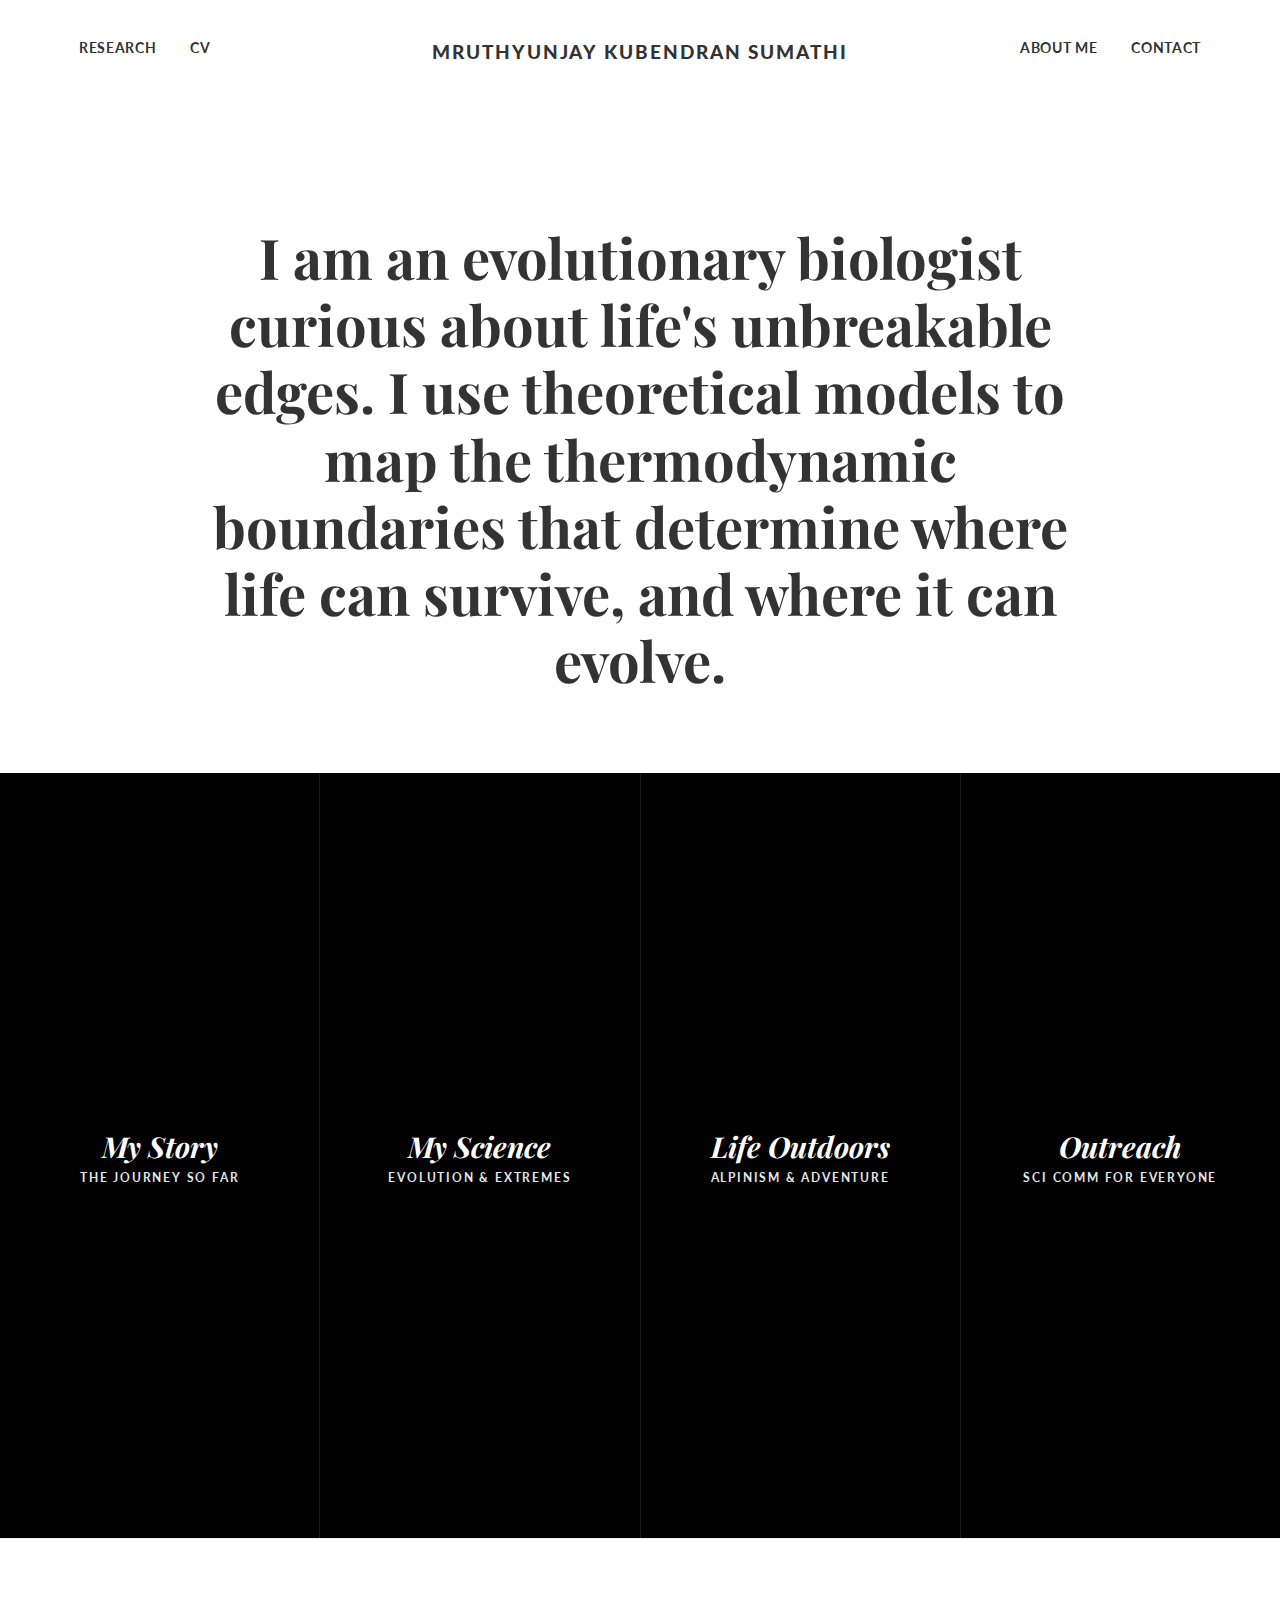
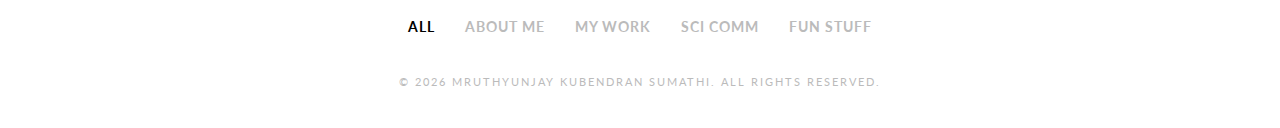
<file: index.html>
<!DOCTYPE html>
<html lang="en">
<head>
    <meta charset="UTF-8">
    <meta name="viewport" content="width=device-width, initial-scale=1.0">
    <title>Mruthyunjay Kubendran Sumathi</title>
    
    <link rel="preconnect" href="https://fonts.googleapis.com">
    <link rel="preconnect" href="https://fonts.gstatic.com" crossorigin>
    <link href="https://fonts.googleapis.com/css2?family=Lato:wght@300;400;700;900&family=Playfair+Display:ital,wght@0,400;0,700;1,400&display=swap" rel="stylesheet">
    
    <style>
        /* --- GLOBAL RESET --- */
        * { box-sizing: border-box; }
        
        body {
            font-family: 'Lato', sans-serif;
            color: #333;
            margin: 0;
            padding: 0;
            /* ALLOW SCROLLING: Removed fixed height/overflow hidden */
            min-height: 100vh; 
            display: flex;
            flex-direction: column;
            background: #fff; 
        }

        a { text-decoration: none; color: inherit; transition: all 0.3s ease; }

        /* ================= HEADER (Standardized) ================= */
        header {
            position: relative; 
            background: #fff; 
            color: #333; 
            display: grid;
            grid-template-columns: 1fr auto 1fr; 
            padding: 40px 5%; /* Matches research.html padding */
            font-size: 0.85rem;
            font-weight: 700;
            text-transform: uppercase;
            letter-spacing: 0.05em;
            flex-shrink: 0; 
        }

        .nav-left { justify-self: start; }
        .nav-right { justify-self: end; }
        .nav-item { margin: 0 15px; position: relative; }
        
        .nav-item:hover { color: #000; }
        
        .site-title { 
            font-family: 'Lato', sans-serif;
            font-weight: 900; 
            font-size: 1.2rem; /* Matches research.html size */
            letter-spacing: 0.1em;
            text-align: center;
            white-space: nowrap;
        }

        /* ================= HERO QUOTE (Standardized) ================= */
        /* Matches exactly the .hero class from research.html */
        .hero {
            text-align: center;
            padding: 120px 20px 80px 20px; /* Same spacious padding */
            background: #fff;
            flex-shrink: 0;
            display: flex;
            align-items: center;
            justify-content: center;
        }

        .hero h1 {
            font-family: 'Playfair Display', serif; 
            font-size: 3.5rem; /* Same font size */
            font-weight: 700;
            margin: 0;
            line-height: 1.2;
            max-width: 900px;
        }

        /* ================= SPLIT LAYOUT (The Images) ================= */
        .split-container {
            display: flex;
            /* FIXED HEIGHT: This forces the footer off-screen so you scroll */
            height: 85vh; 
            min-height: 600px; 
            width: 100%;
            background: #000;
        }

        .split-panel {
            flex: 1; 
            position: relative;
            display: flex;
            align-items: center;
            justify-content: center;
            text-align: center;
            color: #fff;
            transition: flex 0.5s ease; 
            border-right: 1px solid rgba(255,255,255,0.1);
            overflow: hidden;
        }

        .split-panel:last-child { border-right: none; }

        .split-panel:hover {
            flex: 2; 
            cursor: pointer;
        }

        /* IMAGE STYLES (Faint & Transparent) */
        .panel-bg {
            position: absolute;
            top: 0; left: 0; right: 0; bottom: 0;
            background-size: cover;
            background-position: center;
            /* filter: grayscale(100%) contrast(80%) brightness(50%); */
            opacity: 0.3; 
            transition: transform 0.5s ease, opacity 0.5s ease;
        }

        .split-panel:hover .panel-bg {
            transform: scale(1.05);
            opacity: 0.5; 
        }

        .panel-content {
            position: relative;
            z-index: 2;
            padding: 20px;
            text-shadow: 0 2px 15px rgba(0,0,0,1);
        }

        .panel-title {
            font-family: 'Playfair Display', serif; 
            font-size: 1.8rem;
            font-weight: 700; 
            font-style: italic; 
            text-transform: capitalize; 
            margin-bottom: 5px;
            display: block;
        }

        .panel-subtitle {
            font-family: 'Lato', sans-serif;
            font-size: 0.75rem;
            font-weight: 700;
            letter-spacing: 0.15em;
            text-transform: uppercase;
            opacity: 0.9;
        }

        /* ================= FOOTER (Standardized) ================= */
        /* Exact same CSS as research.html footer */
        .bottom-nav-container {
            padding: 80px 20px 40px 20px;
            text-align: center;
            background: #fff;
            border-top: 1px solid #eee;
        }

        .bottom-nav {
            display: flex;
            flex-wrap: wrap;
            justify-content: center;
            gap: 30px;
            max-width: 1000px;
            margin: 0 auto 30px auto;
        }

        .bottom-nav a {
            font-family: 'Lato', sans-serif;
            font-size: 0.85rem;
            font-weight: 700;
            color: #bbb;
            text-transform: uppercase;
            letter-spacing: 1px;
        }

        .bottom-nav a:hover, .bottom-nav a.active {
            color: #000;
        }

        .copyright {
            font-family: 'Lato', sans-serif;
            font-size: 0.7rem;
            color: #bbb;
            text-transform: uppercase;
            letter-spacing: 2px;
            margin-top: 40px;
        }


        /* ================= MOBILE RESPONSIVENESS ================= */
        @media (max-width: 768px) {
            header {
                grid-template-columns: 1fr;
                gap: 15px;
                text-align: center;
                padding: 30px 20px;
            }
            .nav-left, .nav-right { justify-self: center; flex-wrap: wrap; display: flex; gap: 15px; justify-content: center;}
            
            /* Adjust Hero padding on mobile */
            .hero { padding: 60px 20px; }
            .hero h1 { font-size: 1.8rem; }

            .split-container {
                flex-direction: column;
                height: auto;
            }
            .split-panel {
                height: 250px; 
                width: 100%;
                border-right: none;
                border-bottom: 1px solid rgba(255,255,255,0.2);
            }
            .split-panel:hover { flex: 1; }
        }
    </style>
    <meta name="google-site-verification" content="COl_BHpng696NjAOo4TrFmZVlTIlWSCGa3ySrAvaezc" />
</head>
<body>

    <header>
        <nav class="nav-left">
            <a href="research.html" class="nav-item">Research</a>
            <a href="CV.pdf" class="nav-item" target="_blank">CV</a>
        </nav>

        <div class="site-title">
            MRUTHYUNJAY KUBENDRAN SUMATHI
        </div>

        <nav class="nav-right">
            <a href="about.html" class="nav-item">About Me</a>
            <a href="contact.html" class="nav-item">Contact</a>
        </nav>
    </header>

    <section class="hero">
        <h1>
            I am an evolutionary biologist curious about life's unbreakable edges. I use theoretical models to map the thermodynamic boundaries that determine where life can survive, and where it can evolve.
        </h1>
    </section>

    <div class="split-container">
        
        <a href="about.html" class="split-panel">
            <div class="panel-bg" style="background-image: url('https://images.unsplash.com/photo-1503454537195-1dcabb73ffb9?auto=format&fit=crop&w=800&q=80');"></div>
            <div class="panel-content">
                <div class="panel-title">My Story</div>
                <div class="panel-subtitle">The journey so far</div>
            </div>
        </a>

        <a href="research.html" class="split-panel">
             <div class="panel-bg" style="background-image: url('https://images.unsplash.com/photo-1532094349884-543bc11b234d?auto=format&fit=crop&w=800&q=80');"></div>
            <div class="panel-content">
                <div class="panel-title">My Science</div>
                <div class="panel-subtitle">Evolution &amp; Extremes</div>
            </div>
        </a>

        <a href="fun.html" class="split-panel">
             <div class="panel-bg" style="background-image: url('https://images.unsplash.com/photo-1516939884455-1445c8652f83?auto=format&fit=crop&w=800&q=80');"></div>
            <div class="panel-content">
                <div class="panel-title">Life Outdoors</div>
                <div class="panel-subtitle">Alpinism &amp; Adventure</div>
            </div>
        </a>

        <a href="outreach.html" class="split-panel">
             <div class="panel-bg" style="background-image: url('https://images.unsplash.com/photo-1523580846011-d3a5bc25702b?auto=format&fit=crop&w=800&q=80');"></div>
            <div class="panel-content">
                <div class="panel-title">Outreach</div>
                <div class="panel-subtitle">Sci Comm for Everyone</div>
            </div>
        </a>

    </div>

    <section class="bottom-nav-container">
        <div class="bottom-nav">
            <a href="index.html" class="active">ALL</a>
            <a href="about.html">About me</a>
            <a href="research.html">My work</a>
            <a href="outreach.html">Sci comm</a>
            <a href="fun.html">Fun stuff</a>
        </div>
        
        <div class="copyright">
            &copy; 2026 Mruthyunjay Kubendran Sumathi. All Rights Reserved.
        </div>
    </section>

</body>
</html>
</file>
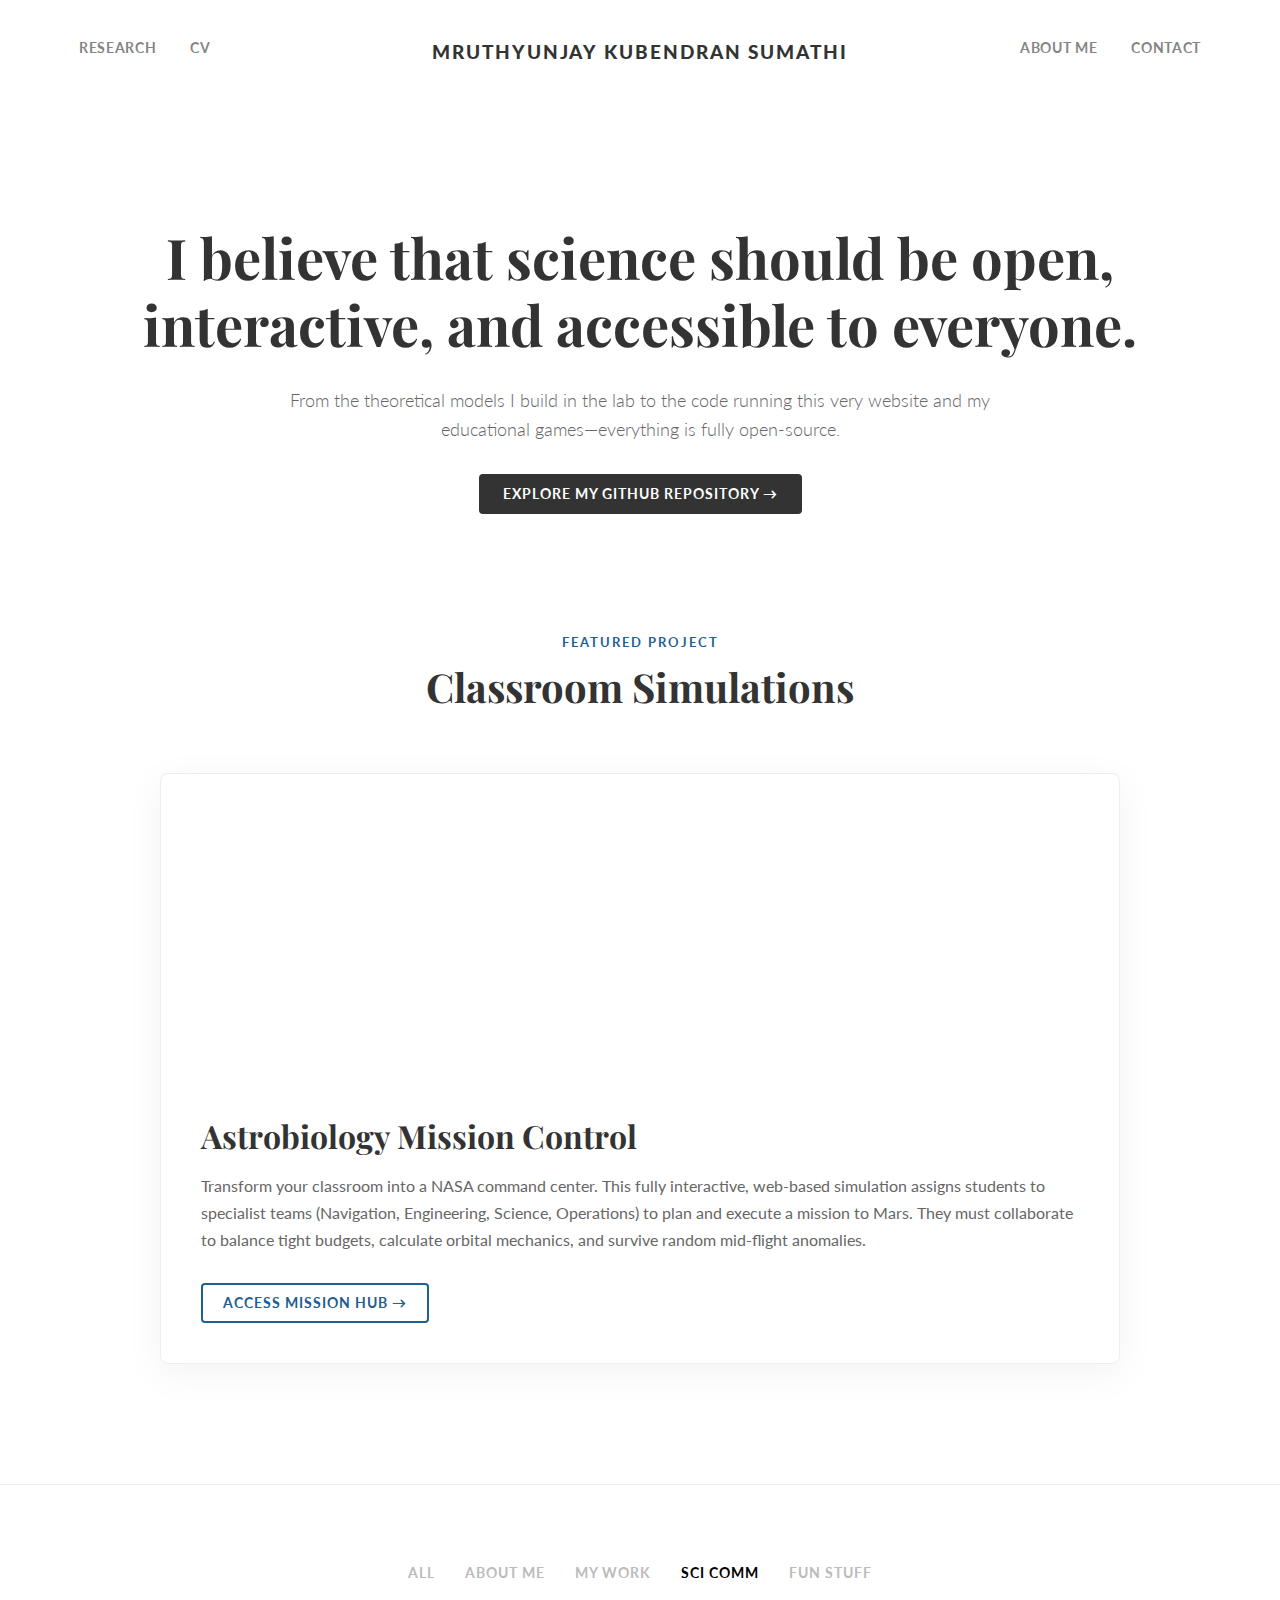
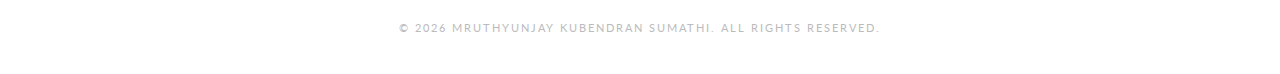
<file: outreach.html>
<!DOCTYPE html>
<html lang="en">

<head>
    <meta charset="UTF-8">
    <meta name="viewport" content="width=device-width, initial-scale=1.0">
    <title>Outreach & Sci Comm | Mruthyunjay KS</title>

    <link rel="preconnect" href="https://fonts.googleapis.com">
    <link rel="preconnect" href="https://fonts.gstatic.com" crossorigin>
    <link
        href="https://fonts.googleapis.com/css2?family=Lato:wght@300;400;700;900&family=Playfair+Display:ital,wght@0,400;0,700;1,400&display=swap"
        rel="stylesheet">

    <style>
        /* --- GLOBAL RESET --- */
        * {
            box-sizing: border-box;
        }

        body {
            font-family: 'Lato', sans-serif;
            color: #333;
            margin: 0;
            padding: 0;
            min-height: 100vh;
            display: flex;
            flex-direction: column;
            background: #fff;
        }

        a {
            text-decoration: none;
            color: inherit;
            transition: all 0.3s ease;
        }

        /* ================= HEADER (Standardized) ================= */
        header {
            position: relative;
            background: #fff;
            color: #333;
            display: grid;
            grid-template-columns: 1fr auto 1fr;
            padding: 40px 5%;
            font-size: 0.85rem;
            font-weight: 700;
            text-transform: uppercase;
            letter-spacing: 0.05em;
            flex-shrink: 0;
        }

        .nav-left {
            justify-self: start;
        }

        .nav-right {
            justify-self: end;
        }

        .nav-item {
            margin: 0 15px;
            position: relative;
            opacity: 0.6;
        }

        .nav-item:hover,
        .nav-item.active {
            opacity: 1;
            color: #000;
        }

        .site-title {
            font-family: 'Lato', sans-serif;
            font-weight: 900;
            font-size: 1.2rem;
            letter-spacing: 0.1em;
            text-align: center;
            white-space: nowrap;
        }

        /* ================= HERO QUOTE (Standardized) ================= */
        .hero {
            text-align: center;
            padding: 120px 20px 80px 20px;
            background: #fff;
            flex-shrink: 0;
            display: flex;
            align-items: center;
            justify-content: center;
            flex-direction: column;
        }

        .hero h1 {
            font-family: 'Playfair Display', serif;
            font-size: 3.5rem;
            font-weight: 700;
            margin: 0 0 30px 0;
            line-height: 1.2;
            max-width: 1000px;
        }

        .hero p {
            font-size: 1.1rem;
            color: #666;
            max-width: 700px;
            margin: 0 auto;
            line-height: 1.6;
            font-weight: 300;
        }

        .github-btn {
            display: inline-block;
            margin-top: 30px;
            padding: 12px 24px;
            background-color: #333;
            color: #fff;
            font-family: 'Lato', sans-serif;
            font-size: 0.85rem;
            font-weight: 700;
            text-transform: uppercase;
            letter-spacing: 1px;
            border-radius: 4px;
            transition: background 0.3s ease, transform 0.3s ease;
        }

        .github-btn:hover {
            background-color: #000;
            transform: translateY(-2px);
            color: #fff;
        }

        /* --- PROJECTS SECTION --- */
        .projects-section {
            padding: 40px 20px 120px 20px;
            max-width: 1000px;
            margin: 0 auto;
            width: 100%;
        }

        .section-label {
            text-align: center;
            color: #1E6091;
            /* Education/Science Blue accent */
            font-size: 0.8rem;
            font-weight: 700;
            letter-spacing: 2px;
            text-transform: uppercase;
            margin-bottom: 10px;
        }

        .section-title {
            text-align: center;
            font-family: 'Playfair Display', serif;
            font-size: 2.5rem;
            margin-top: 0;
            margin-bottom: 60px;
        }

        /* FEATURED PROJECT CARD */
        .featured-card {
            background: #fff;
            border-radius: 8px;
            box-shadow: 0 10px 40px rgba(0, 0, 0, 0.05);
            transition: transform 0.3s ease, box-shadow 0.3s ease;
            overflow: hidden;
            display: flex;
            flex-direction: column;
            border: 1px solid #eee;
        }

        .featured-card:hover {
            transform: translateY(-5px);
            box-shadow: 0 15px 50px rgba(0, 0, 0, 0.1);
        }

        .card-image {
            width: 100%;
            height: 300px;
            background-image: url('https://images.unsplash.com/photo-1523580846011-d3a5bc25702b?auto=format&fit=crop&w=1200&q=80');
            background-size: cover;
            background-position: center;
        }

        .card-content {
            padding: 40px;
            display: flex;
            flex-direction: column;
            align-items: flex-start;
        }

        .card-content h3 {
            font-family: 'Playfair Display', serif;
            font-size: 2rem;
            margin: 0 0 15px 0;
            color: #333;
        }

        .card-content p {
            font-size: 1rem;
            line-height: 1.7;
            color: #666;
            margin: 0 0 30px 0;
        }

        .launch-btn {
            display: inline-block;
            padding: 10px 20px;
            border: 2px solid #1E6091;
            color: #1E6091;
            font-weight: 700;
            text-transform: uppercase;
            letter-spacing: 1px;
            font-size: 0.85rem;
            border-radius: 4px;
        }

        .launch-btn:hover {
            background: #1E6091;
            color: #fff;
        }

        /* ================= FOOTER (Standardized) ================= */
        .bottom-nav-container {
            padding: 80px 20px 40px 20px;
            text-align: center;
            background: #fff;
            border-top: 1px solid #eee;
            margin-top: auto;
        }

        .bottom-nav {
            display: flex;
            flex-wrap: wrap;
            justify-content: center;
            gap: 30px;
            max-width: 1000px;
            margin: 0 auto 30px auto;
        }

        .bottom-nav a {
            font-family: 'Lato', sans-serif;
            font-size: 0.85rem;
            font-weight: 700;
            color: #bbb;
            text-transform: uppercase;
            letter-spacing: 1px;
        }

        .bottom-nav a:hover,
        .bottom-nav a.active {
            color: #000;
        }

        .copyright {
            font-family: 'Lato', sans-serif;
            font-size: 0.7rem;
            color: #bbb;
            text-transform: uppercase;
            letter-spacing: 2px;
            margin-top: 40px;
        }

        /* --- MOBILE RESPONSIVENESS --- */
        @media (max-width: 900px) {
            header {
                grid-template-columns: 1fr;
                gap: 20px;
                text-align: center;
            }

            .nav-left,
            .nav-right {
                justify-self: center;
            }

            .hero h1 {
                font-size: 2.2rem;
            }

            .card-content {
                padding: 25px;
            }

            .card-image {
                height: 200px;
            }
        }
    </style>
</head>

<body>

    <header>
        <nav class="nav-left">
            <a href="research.html" class="nav-item">RESEARCH</a>
            <a href="CV.pdf" class="nav-item" target="_blank">CV</a>
        </nav>

        <div class="site-title">
            <a href="index.html">MRUTHYUNJAY KUBENDRAN SUMATHI</a>
        </div>

        <nav class="nav-right">
            <a href="about.html" class="nav-item">ABOUT ME</a>
            <a href="contact.html" class="nav-item">CONTACT</a>
        </nav>
    </header>

    <section class="hero">
        <h1>I believe that science should be open, interactive, and accessible to everyone.</h1>
        <p>From the theoretical models I build in the lab to the code running this very website and my educational
            games—everything is fully open-source.</p>
        <a href="https://github.com/MruthyunjayKS" target="_blank" class="github-btn">Explore My GitHub Repository
            &rarr;</a>
    </section>

    <section class="projects-section">
        <div class="section-label">Featured Project</div>
        <h2 class="section-title">Classroom Simulations</h2>

        <!-- Astro Mission Control Card -->
        <div class="featured-card">
            <div class="card-image"></div>
            <div class="card-content">
                <h3>Astrobiology Mission Control</h3>
                <p>
                    Transform your classroom into a NASA command center. This fully interactive, web-based simulation
                    assigns students to specialist teams (Navigation, Engineering, Science, Operations) to plan and
                    execute a mission to Mars. They must collaborate to balance tight budgets, calculate orbital
                    mechanics, and survive random mid-flight anomalies.
                </p>
                <a href="outreach/mission-control/index.html" class="launch-btn">Access Mission Hub &rarr;</a>
            </div>
        </div>

    </section>

    <section class="bottom-nav-container">
        <div class="bottom-nav">
            <a href="index.html">ALL</a>
            <a href="about.html">About me</a>
            <a href="research.html">My work</a>
            <a href="outreach.html" class="active">Sci comm</a>
            <a href="fun.html">Fun stuff</a>
        </div>

        <div class="copyright">
            &copy; 2026 Mruthyunjay Kubendran Sumathi. All Rights Reserved.
        </div>
    </section>

</body>

</html>
</file>
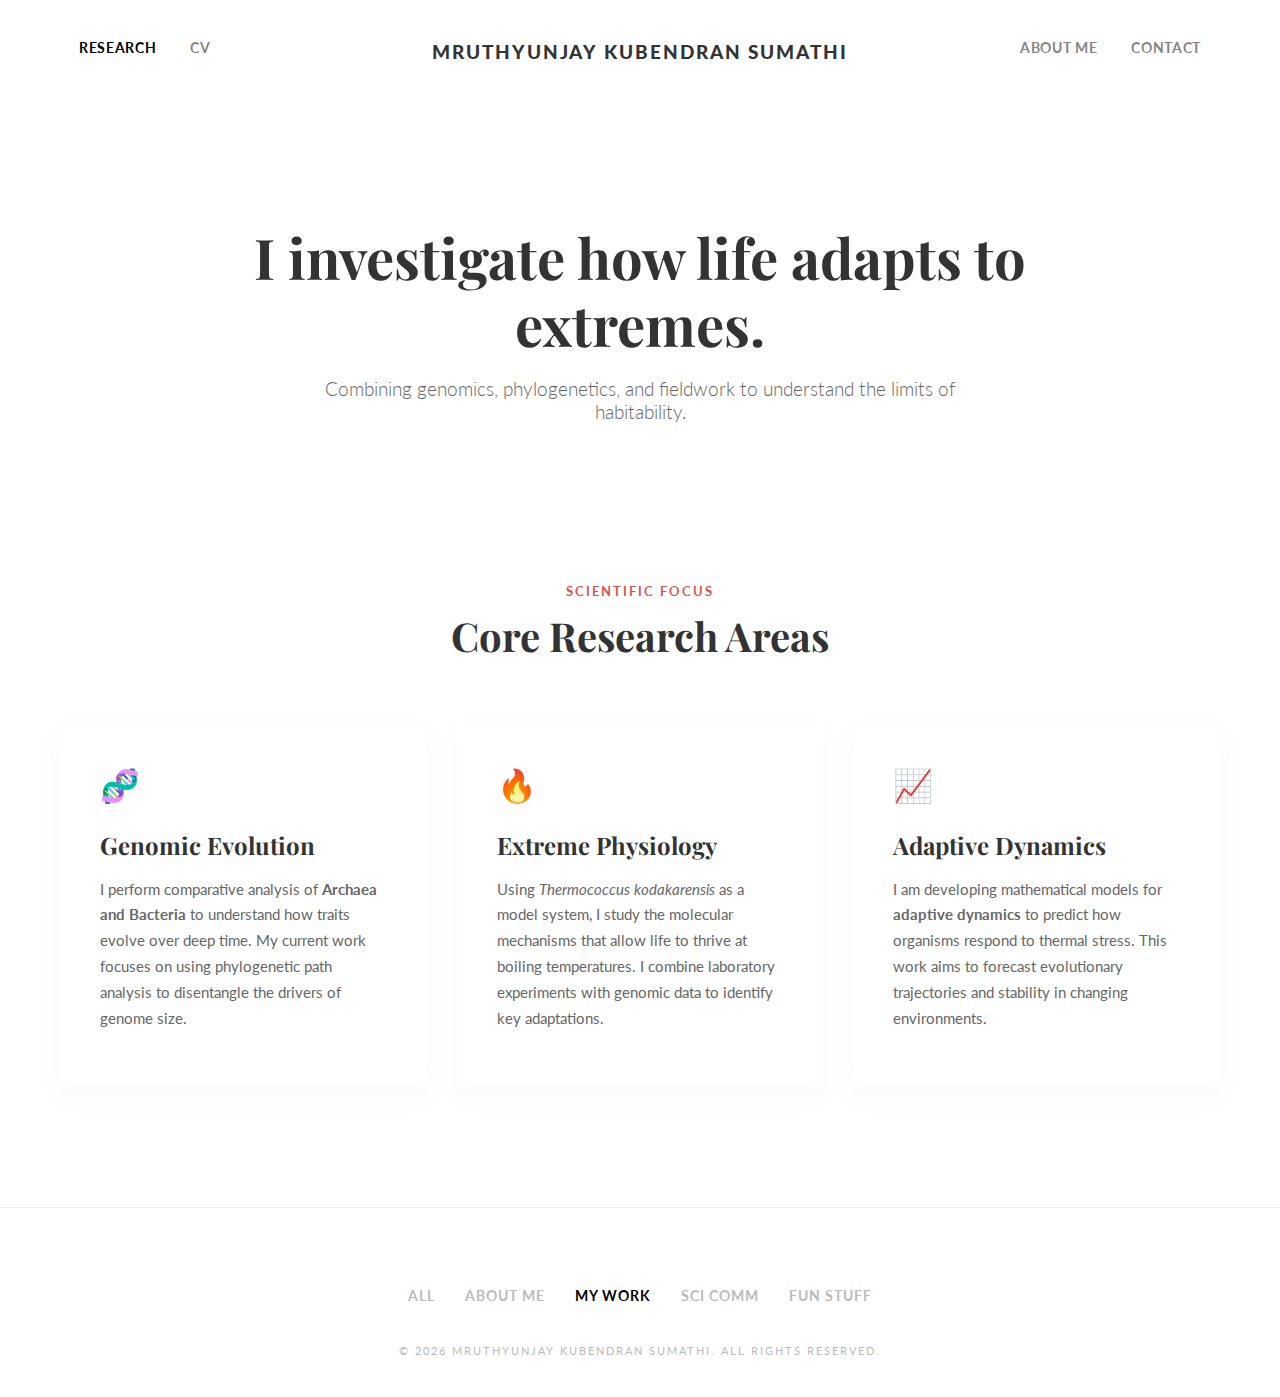
<file: research.html>
<!DOCTYPE html>
<html lang="en">
<head>
    <meta charset="UTF-8">
    <meta name="viewport" content="width=device-width, initial-scale=1.0">
    <title>Research | Mruthyunjay KS</title>
    
    <link rel="preconnect" href="https://fonts.googleapis.com">
    <link rel="preconnect" href="https://fonts.gstatic.com" crossorigin>
    <link href="https://fonts.googleapis.com/css2?family=Lato:wght@300;400;700;900&family=Playfair+Display:ital,wght@0,400;0,700;1,400&display=swap" rel="stylesheet">

    <style>
        /* --- GLOBAL RESET --- */
        * { box-sizing: border-box; }
        
        body {
            font-family: 'Lato', sans-serif;
            color: #333;
            margin: 0;
            padding: 0;
            min-height: 100vh; 
            display: flex;
            flex-direction: column;
            background: #fff; 
        }

        a { text-decoration: none; color: inherit; transition: all 0.3s ease; }

        /* ================= HEADER (Standardized) ================= */
        header {
            position: relative; 
            background: #fff; 
            color: #333; 
            display: grid;
            grid-template-columns: 1fr auto 1fr; 
            padding: 40px 5%; 
            font-size: 0.85rem;
            font-weight: 700;
            text-transform: uppercase;
            letter-spacing: 0.05em;
            flex-shrink: 0; 
        }

        .nav-left { justify-self: start; }
        .nav-right { justify-self: end; }
        .nav-item { margin: 0 15px; position: relative; opacity: 0.6; }
        
        .nav-item:hover, .nav-item.active { opacity: 1; color: #000; }
        
        .site-title { 
            font-family: 'Lato', sans-serif;
            font-weight: 900; 
            font-size: 1.2rem; 
            letter-spacing: 0.1em;
            text-align: center;
            white-space: nowrap;
        }

        /* ================= HERO QUOTE (Standardized) ================= */
        .hero {
            text-align: center;
            padding: 120px 20px 80px 20px; 
            background: #fff;
            flex-shrink: 0;
            display: flex;
            align-items: center;
            justify-content: center;
            flex-direction: column; /* Ensures text stacks correctly */
        }

        .hero h1 {
            font-family: 'Playfair Display', serif; 
            font-size: 3.5rem; 
            font-weight: 700;
            margin: 0 0 20px 0;
            line-height: 1.2;
            max-width: 900px;
        }
        
        .hero p {
            font-size: 1.2rem;
            color: #666;
            max-width: 700px;
            margin: 0 auto;
            font-weight: 300;
        }

        /* --- RESEARCH CARDS SECTION --- */
        .research-section {
            padding: 80px 20px 120px 20px;
            max-width: 1200px;
            margin: 0 auto;
        }

        .section-label {
            text-align: center;
            color: #d9534f; /* Academic red accent */
            font-size: 0.8rem;
            font-weight: 700;
            letter-spacing: 2px;
            text-transform: uppercase;
            margin-bottom: 10px;
        }

        .section-title {
            text-align: center;
            font-family: 'Playfair Display', serif;
            font-size: 2.5rem;
            margin-top: 0;
            margin-bottom: 60px;
        }

        .cards-grid {
            display: grid;
            grid-template-columns: repeat(3, 1fr); /* 3 Columns */
            gap: 30px;
        }

        /* CARD STYLE */
        .card {
            background: #fff;
            padding: 40px;
            border-radius: 4px; 
            box-shadow: 0 10px 30px rgba(0,0,0,0.03);
            transition: transform 0.3s ease, box-shadow 0.3s ease;
            position: relative;
            overflow: hidden;
            border-top: 3px solid transparent;
        }

        .card:hover {
            transform: translateY(-5px);
            box-shadow: 0 15px 40px rgba(0,0,0,0.08);
            border-top: 3px solid #d9534f; /* Red accent on hover */
        }

        .icon-box {
            font-size: 2rem;
            margin-bottom: 20px;
        }

        .card h3 {
            font-family: 'Playfair Display', serif;
            font-size: 1.5rem;
            margin-bottom: 15px;
        }

        .card p {
            font-size: 0.95rem;
            line-height: 1.7;
            color: #666;
        }

        /* --- BOTTOM NAV & COPYRIGHT --- */
        .bottom-nav-container {
            padding: 80px 20px 40px 20px;
            text-align: center;
            background: #fff;
            border-top: 1px solid #eee;
            margin-top: auto; /* Pushes footer to bottom */
        }

        .bottom-nav {
            display: flex;
            flex-wrap: wrap;
            justify-content: center;
            gap: 30px;
            max-width: 1000px;
            margin: 0 auto 30px auto;
        }

        .bottom-nav a {
            font-family: 'Lato', sans-serif;
            font-size: 0.85rem;
            font-weight: 700;
            color: #bbb; /* Grey default */
            text-transform: uppercase;
            letter-spacing: 1px;
        }

        .bottom-nav a:hover, .bottom-nav a.active {
            color: #000;
        }

        .copyright {
            font-family: 'Lato', sans-serif;
            font-size: 0.7rem;
            color: #bbb;
            text-transform: uppercase;
            letter-spacing: 2px;
            margin-top: 40px;
        }

        /* --- MOBILE RESPONSIVENESS --- */
        @media (max-width: 900px) {
            header { grid-template-columns: 1fr; gap: 20px; text-align: center; }
            .nav-left, .nav-right { justify-self: center; }
            .hero h1 { font-size: 2.2rem; }
            .cards-grid { grid-template-columns: 1fr; } /* Stack cards on phone */
        }
    </style>
</head>
<body>

    <header>
        <nav class="nav-left">
            <a href="research.html" class="nav-item active">RESEARCH</a>
            <a href="#" class="nav-item">CV</a>
        </nav>
        
        <div class="site-title">
            <a href="index.html">MRUTHYUNJAY KUBENDRAN SUMATHI</a>
        </div>
        
        <nav class="nav-right">
            <a href="about.html" class="nav-item">ABOUT ME</a>
            <a href="#" class="nav-item">Contact</a>
        </nav>
    </header>

    <section class="hero">
        <h1>I investigate how life adapts to extremes.</h1>
        <p>Combining genomics, phylogenetics, and fieldwork to understand the limits of habitability.</p>
    </section>

    <section class="research-section">
        <div class="section-label">Scientific Focus</div>
        <h2 class="section-title">Core Research Areas</h2>

        <div class="cards-grid">
            
            <div class="card">
                <div class="icon-box">🧬</div> <h3>Genomic Evolution</h3>
                <p>
                    I perform comparative analysis of <strong>Archaea and Bacteria</strong> to understand how traits evolve over deep time. My current work focuses on using phylogenetic path analysis to disentangle the drivers of genome size.
                </p>
            </div>

            <div class="card">
                <div class="icon-box">🔥</div> <h3>Extreme Physiology</h3>
                <p>
                    Using <em>Thermococcus kodakarensis</em> as a model system, I study the molecular mechanisms that allow life to thrive at boiling temperatures. I combine laboratory experiments with genomic data to identify key adaptations.
                </p>
            </div>

            <div class="card">
                <div class="icon-box">📈</div> <h3>Adaptive Dynamics</h3>
                <p>
                    I am developing mathematical models for <strong>adaptive dynamics</strong> to predict how organisms respond to thermal stress. This work aims to forecast evolutionary trajectories and stability in changing environments.
                </p>
            </div>

        </div>
    </section>

     <section class="bottom-nav-container">
        <div class="bottom-nav">
            <a href="index.html">ALL</a>
            <a href="about.html">About me</a>
            <a href="research.html" class="active">My work</a>
            <a href="outreach.html">sci comm</a>
            <a href="fun.html">fun stuff</a>
        </div>
        
        <div class="copyright">
            &copy; 2026 Mruthyunjay Kubendran Sumathi. All Rights Reserved.
        </div>
    </section>

</body>
</html>
</file>
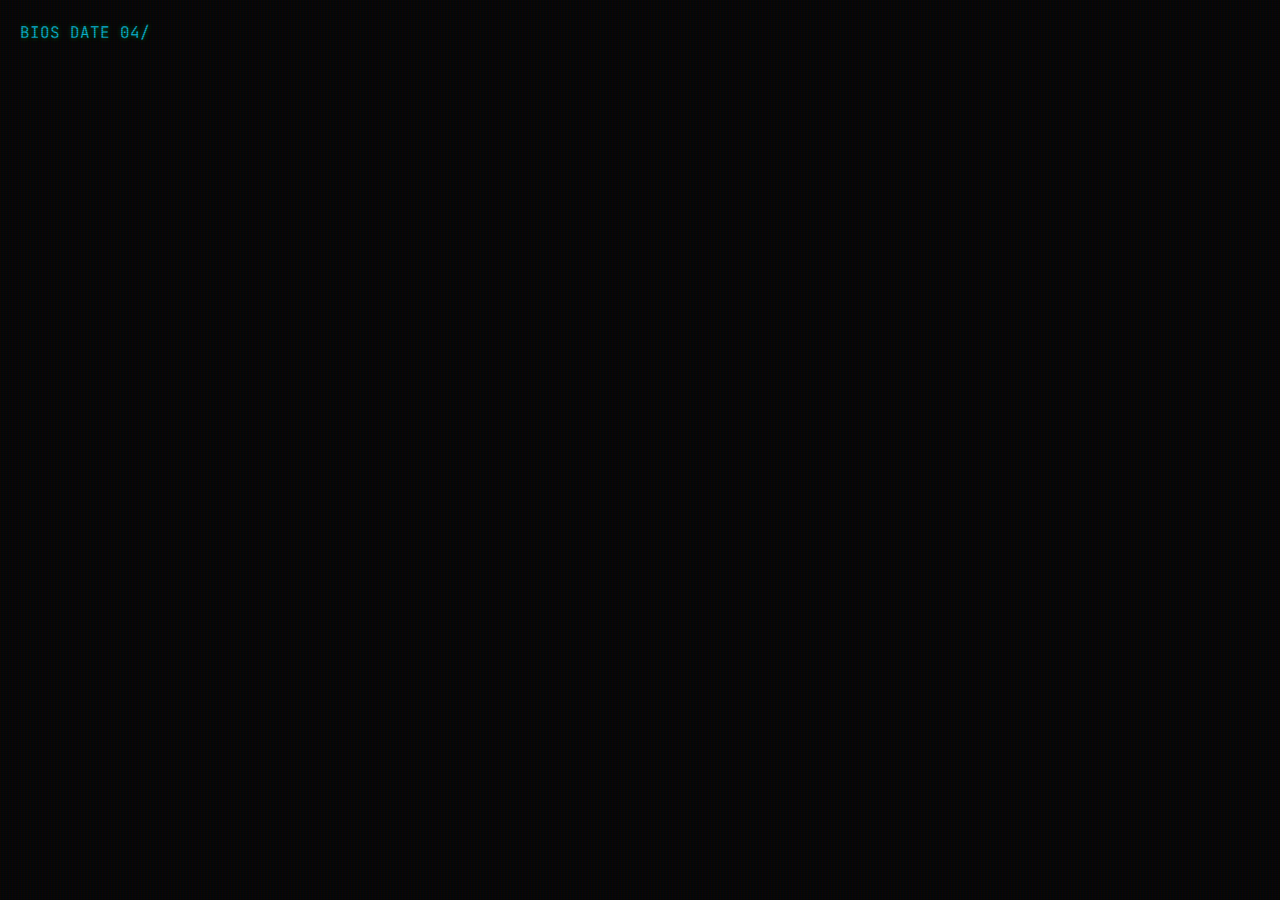
<file: outreach/mission-control/game_adventure.html>
<!DOCTYPE html>
<html lang="en">

<head>
    <meta charset="UTF-8">
    <meta name="viewport" content="width=device-width, initial-scale=1.0">
    <title>Mission Control Terminal V5.5 - Adventure Mode</title>
    <style>
        @import url('https://fonts.googleapis.com/css2?family=JetBrains+Mono:wght@400;700&display=swap');

        body {
            background-color: #050505;
            color: #00ff41;
            font-family: 'JetBrains Mono', monospace;
            margin: 0;
            padding: 20px;
            height: 100vh;
            box-sizing: border-box;
            display: flex;
            flex-direction: column;
            overflow: hidden;
        }

        #terminal-container {
            flex-grow: 1;
            overflow-y: auto;
            padding-bottom: 20px;
            text-shadow: 0 0 5px rgba(0, 255, 65, 0.4);
        }

        /* CRT Scanline effect */
        body::after {
            content: " ";
            display: block;
            position: absolute;
            top: 0;
            left: 0;
            bottom: 0;
            right: 0;
            background: linear-gradient(rgba(18, 16, 16, 0) 50%, rgba(0, 0, 0, 0.25) 50%), linear-gradient(90deg, rgba(255, 0, 0, 0.06), rgba(0, 255, 0, 0.02), rgba(0, 0, 255, 0.06));
            z-index: 2;
            background-size: 100% 2px, 3px 100%;
            pointer-events: none;
        }

        .line {
            margin: 2px 0;
            line-height: 1.4;
            word-wrap: break-word;
        }

        .color-blue {
            color: #3b82f6;
        }

        .color-cyan {
            color: #06b6d4;
        }

        .color-warning {
            color: #eab308;
        }

        .color-fail {
            color: #ef4444;
            font-weight: bold;
            text-shadow: 0 0 8px rgba(239, 68, 68, 0.6);
        }

        .color-success {
            color: #22c55e;
            font-weight: bold;
            text-shadow: 0 0 8px rgba(34, 197, 94, 0.6);
        }

        .color-bold {
            font-weight: bold;
        }

        .color-user {
            color: #ffffff;
        }

        #input-container {
            display: flex;
            align-items: center;
            margin-top: 10px;
            padding-top: 10px;
            border-top: 1px solid #333;
            z-index: 3;
        }

        #prompt {
            margin-right: 10px;
            color: #eab308;
        }

        #cmd-input {
            background: transparent;
            border: none;
            color: #fff;
            font-family: 'JetBrains Mono', monospace;
            font-size: 16px;
            flex-grow: 1;
            outline: none;
            text-shadow: 0 0 5px rgba(255, 255, 255, 0.5);
        }

        .telemetry-line {
            white-space: pre;
        }
    </style>
</head>

<body>

    <div id="terminal-container"></div>
    <div id="input-container" style="display: none;">
        <span id="prompt">>></span>
        <input type="text" id="cmd-input" autocomplete="off" autofocus>
    </div>

    <script>
        const terminal = document.getElementById('terminal-container');
        const inputContainer = document.getElementById('input-container');
        const cmdInput = document.getElementById('cmd-input');

        let resolveInput = null;

        // --- CATALOG ---
        const CATALOG = {
            ENGINES: [
                { name: "Ares (Experimental)", cost: 30 },
                { name: "Falcon (Reusable)", cost: 40 },
                { name: "Atlas V (Heavy)", cost: 50 }
            ],
            TANKS: [
                { name: "Small Tank (150M Miles)", cost: 10, size: "Small" },
                { name: "Medium Tank (200M Miles)", cost: 20, size: "Medium" },
                { name: "Large Tank (250M Miles)", cost: 30, size: "Large" }
            ],
            LIFE_SUPPORT: [
                { name: "Standard System", cost: 20 },
                { name: "Advanced System", cost: 30 }
            ],
            UPGRADES: [
                { name: "Auto-Repair Bot", cost: 10, key: "repair_bot" },
                { name: "Radiation Shielding", cost: 10, key: "shielding" },
                { name: "Landing Thrusters+", cost: 10, key: "thrusters" }
            ]
        };

        // --- CORE TERMINAL FUNCTIONS ---
        function scrollToBottom() {
            terminal.scrollTop = terminal.scrollHeight;
        }

        async function sleep(ms) {
            return new Promise(resolve => setTimeout(resolve, ms));
        }

        async function typeText(text, cssClass = "", speed = 15) {
            const div = document.createElement('div');
            div.className = `line ${cssClass}`;
            terminal.appendChild(div);

            for (let i = 0; i < text.length; i++) {
                div.textContent += text.charAt(i);
                scrollToBottom();
                await sleep(speed);
            }
        }

        async function printLine(text, cssClass = "") {
            const div = document.createElement('div');
            div.className = `line ${cssClass}`;
            div.innerHTML = text.replace(/ /g, '&nbsp;');
            terminal.appendChild(div);
            scrollToBottom();
        }

        async function ask(promptText, cssClass = "color-warning") {
            await printLine(promptText, cssClass);
            inputContainer.style.display = 'flex';
            cmdInput.value = '';
            cmdInput.focus();

            return new Promise(resolve => {
                resolveInput = resolve;
            });
        }

        cmdInput.addEventListener('keydown', function (e) {
            if (e.key === 'Enter' && resolveInput) {
                const val = this.value.trim();
                printLine(`> ${val}`, "color-user");
                inputContainer.style.display = 'none';

                const tempResolve = resolveInput;
                resolveInput = null;
                tempResolve(val);
            }
        });

        // --- RANDOM ANOMALY SYSTEM (MIDDLE/HIGH SCHOOL MATH) ---
        async function triggerRandomAnomaly() {
            const events = [
                {
                    type: "OXYGEN LEAK",
                    msg: "MICROMETEOROID PUNCTURED LIFE SUPPORT RESERVE.",
                    p1: "Current Reserve: 400 kg",
                    p2: "Leak Rate: 15 kg/hour",
                    p3: "Transit Time Remaining: 12 hours",
                    calcMsg: ">> CALCULATE REMAINING RESERVE UPON ARRIVAL (kg):",
                    ans: 220
                },
                {
                    type: "POWER ROUTING",
                    msg: "MAIN REACTOR FLUCTUATION. BACKUP GENERATOR ONLINE.",
                    p1: "Backup Generator Output: 1000 kW",
                    p2: "Life Support Draw: 400 kW",
                    p3: "Number of Landing Thrusters: 4",
                    calcMsg: ">> CALCULATE AVAILABLE POWER PER THRUSTER (kW):",
                    ans: 150
                },
                {
                    type: "VELOCITY CORRECTION",
                    msg: "GRAVITATIONAL DRIFT DETECTED. APPROACHING TOO FAST.",
                    p1: "Current Velocity: 24000 km/h",
                    p2: "Required Reduction: 25%",
                    p3: "Formula: Target = Velocity * (1 - 0.25)",
                    calcMsg: ">> CALCULATE NEW TARGET VELOCITY (km/h):",
                    ans: 18000
                }
            ];

            let event = events[Math.floor(Math.random() * events.length)];

            await sleep(1000);
            await printLine("\n!!!!!!!!!!!!!!!!!!!!!!!!!!!!!!!!!!!!!!!!!!!!!!!!!!!!!!!!!!!!", "color-warning");
            await printLine(`[!] UNSEEN ANOMALY TRIGGERED: ${event.type} [!]`, "color-warning");
            await printLine(event.msg, "color-fail");
            await printLine(` > ${event.p1}`, "color-cyan");
            await printLine(` > ${event.p2}`, "color-cyan");
            await printLine(` > ${event.p3}`, "color-cyan");
            await printLine("QUICK HUDDLE REQUIRED. ENTER CORRECT CALCULATION TO AVERT CATASTROPHE.", "color-bold");

            const userInput = await ask(event.calcMsg);
            await typeText("PROCESSING OVERRIDE...", "", 30);
            await sleep(800);

            if (parseInt(userInput) === event.ans) {
                await printLine(">> CALCULATION CORRECT. THREAT AVERTED.", "color-success");
                await printLine("!!!!!!!!!!!!!!!!!!!!!!!!!!!!!!!!!!!!!!!!!!!!!!!!!!!!!!!!!!!!\n", "color-warning");
                return true;
            } else {
                await printLine(`>> INCORRECT. REQUIRED VALUE WAS: ${event.ans}`, "color-fail");
                return false;
            }
        }

        // --- SIMULATION LOGIC ---
        async function systemBoot() {
            terminal.innerHTML = '';
            await typeText("BIOS DATE 04/13/26 08:10:00 VER 5.5 (ADVENTURE MODE)", "color-cyan");
            await sleep(300);
            await typeText("CPU: QUANTUM CORE, SPEED: 128 GHz");
            await typeText("MEMORY DIAGNOSTIC ... OK");
            await sleep(300);
            await typeText("LOADING FLIGHT DYNAMICS PROTOCOLS ...");
            await typeText("ESTABLISHING SECURE CONNECTION TO LAUNCHPAD ...", "color-cyan");
            await sleep(800);
            await typeText("CONNECTION ESTABLISHED.", "color-success");
            await sleep(800);
            terminal.innerHTML = '';
        }

        async function printLogo() {
            const logo = `
 _   _    _    ____    _   
| \\ | |  / \\  / ___|  / \\  
|  \\| | / _ \\ \\___ \\ / _ \\ 
| |\\  |/ ___ \\ ___) / ___ \\
|_| \\_/_/   \\_\\____/_/   \\_\\
    `;
            await printLine(logo, "color-cyan");
            await printLine("MISSION CONTROL TERMINAL V5.5", "color-bold");
            await printLine("SECURE LINE: ACTIVE\n", "color-cyan");
            await printLine("============================================================", "color-blue");
        }

        async function missionFailed(reason) {
            await printLine("\n");
            await printLine("============================================================", "color-fail");
            await printLine("CRITICAL MISSION FAILURE", "color-fail");
            await printLine(`CAUSE: ${reason}`, "color-fail");
            await printLine("============================================================", "color-fail");

            const skull = `
      _       _  
     | |     | | 
  ___| |_ ___| | 
 / __| __/ __| | 
 \\__ \\ || (__|_| 
 |___/\\__\\___(_) 
    `;
            await printLine(skull, "color-fail");
            await printLine("\nMISSION TERMINATED. REFRESH PAGE TO RECALCULATE.", "color-bold");
            inputContainer.style.display = 'none';
        }

        async function simulateTelemetry(phaseName, durationSecs, mode) {
            await printLine(`\n>> INITIATING ${phaseName} SEQUENCE...`, "color-bold");
            await sleep(500);

            const div = document.createElement('div');
            div.className = 'line telemetry-line color-cyan';
            terminal.appendChild(div);

            let altitude = mode === "ascent" ? 0 : (mode === "transit" ? 100000 : 40000);
            let velocity = mode === "transit" ? 24000 : 0;
            const end = Date.now() + (durationSecs * 1000);

            while (Date.now() < end) {
                if (mode === "ascent") {
                    altitude += Math.floor(Math.random() * 800) + 200;
                    velocity += Math.floor(Math.random() * 150) + 50;
                } else if (mode === "transit") {
                    altitude += Math.floor(Math.random() * 50000);
                    velocity = 24000 + Math.floor(Math.random() * 500) - 250;
                } else {
                    altitude -= Math.floor(Math.random() * 800) + 200;
                    if (altitude < 0) altitude = 0;
                    velocity = Math.floor(Math.random() * 300) + 600;
                }

                let altStr = mode === "transit" ? `${Math.floor(altitude / 1000)}k` : altitude.toString().padStart(5, '0');
                let velStr = velocity.toString().padStart(5, '0');
                let colorClass = altitude > 0 ? '' : 'color-warning';
                let unit = mode === "transit" ? "km" : "m";

                div.innerHTML = `DIST: <span class="${colorClass}">${altStr}</span> ${unit} | VEL: ${velStr} km/h | SYS: NOMINAL`;
                scrollToBottom();
                await sleep(150);
            }
            await printLine(`\n>> ${phaseName} PHASE COMPLETE.`);
            await sleep(500);
        }

        async function runShopping() {
            let selections = {};

            while (true) {
                terminal.innerHTML = '';
                await printLogo();
                await printLine("--- ENGINEERING PROCUREMENT TERMINAL ---", "color-blue");
                await printLine("BUDGET CAP: $100,000,000\n", "color-cyan");

                let currentCost = 0;

                // 1. Engine
                await printLine("[1] SELECT PROPULSION SYSTEM:", "color-cyan");
                for (let i = 0; i < CATALOG.ENGINES.length; i++) {
                    await printLine(`  ${i + 1}. ${CATALOG.ENGINES[i].name} - $${CATALOG.ENGINES[i].cost}M`);
                }
                let c1 = parseInt(await ask("  >> CHOICE (1-3):")) - 1;
                if (c1 >= 0 && c1 < CATALOG.ENGINES.length) {
                    selections.engine = CATALOG.ENGINES[c1];
                    currentCost += selections.engine.cost;
                } else { await printLine("INVALID. REBOOTING...", "color-fail"); await sleep(1000); continue; }

                // 2. Tank
                await printLine("\n[2] SELECT FUEL RESERVOIR:", "color-cyan");
                for (let i = 0; i < CATALOG.TANKS.length; i++) {
                    await printLine(`  ${i + 1}. ${CATALOG.TANKS[i].name} - $${CATALOG.TANKS[i].cost}M`);
                }
                let c2 = parseInt(await ask("  >> CHOICE (1-3):")) - 1;
                if (c2 >= 0 && c2 < CATALOG.TANKS.length) {
                    selections.tank = CATALOG.TANKS[c2];
                    currentCost += selections.tank.cost;
                } else { await printLine("INVALID. REBOOTING...", "color-fail"); await sleep(1000); continue; }

                // 3. Life Support
                await printLine("\n[3] SELECT LIFE SUPPORT:", "color-cyan");
                for (let i = 0; i < CATALOG.LIFE_SUPPORT.length; i++) {
                    await printLine(`  ${i + 1}. ${CATALOG.LIFE_SUPPORT[i].name} - $${CATALOG.LIFE_SUPPORT[i].cost}M`);
                }
                let c3 = parseInt(await ask("  >> CHOICE (1-2):")) - 1;
                if (c3 >= 0 && c3 < CATALOG.LIFE_SUPPORT.length) {
                    selections.lifeSupport = CATALOG.LIFE_SUPPORT[c3];
                    currentCost += selections.lifeSupport.cost;
                } else { await printLine("INVALID. REBOOTING...", "color-fail"); await sleep(1000); continue; }

                // 4. Upgrades
                await printLine("\n[4] SELECT UPGRADES (Comma separated, e.g. 1,3 or Enter for None):", "color-cyan");
                for (let i = 0; i < CATALOG.UPGRADES.length; i++) {
                    await printLine(`  ${i + 1}. ${CATALOG.UPGRADES[i].name} - $${CATALOG.UPGRADES[i].cost}M`);
                }
                let uInput = await ask("  >> CHOICES:");
                selections.upgrades = [];
                if (uInput.trim() !== "") {
                    let parts = uInput.split(",");
                    for (let part of parts) {
                        let idx = parseInt(part.trim()) - 1;
                        if (idx >= 0 && idx < CATALOG.UPGRADES.length) {
                            let item = CATALOG.UPGRADES[idx];
                            if (!selections.upgrades.includes(item)) {
                                selections.upgrades.push(item);
                                currentCost += item.cost;
                            }
                        }
                    }
                }

                // Budget Check
                await printLine("\n============================================================", "color-blue");
                await printLine(`TOTAL ESTIMATED COST: $${currentCost}M`);

                if (currentCost > 100) {
                    await printLine("CRITICAL ERROR: BUDGET EXCEEDED ($100M LIMIT)", "color-fail");
                    await printLine(">> REWORK PRIORITIES IMMEDIATELY.", "color-warning");
                    await ask("Press ENTER to reboot procurement system...");
                } else {
                    await printLine("BUDGET APPROVED.", "color-success");
                    let confirm = (await ask("CONFIRM PURCHASE? (Y/N):")).toUpperCase();
                    if (confirm === 'Y') {
                        selections.budgetSpent = currentCost;
                        return selections;
                    }
                }
            }
        }

        async function startGame() {
            await systemBoot();
            await printLogo();

            await typeText("AWAITING FLIGHT CALCULATIONS FROM SPECIALIST TEAMS...", "", 20);

            // NAV MATH
            await printLine("\n[NAV TEAM DATA]", "color-blue");
            const navRoute = (await ask(" > Target Route Chosen (A/B):")).toUpperCase();
            if (!['A', 'B'].includes(navRoute)) return await missionFailed("DATA CORRUPTION. INVALID ROUTE.");

            const baseV = navRoute === 'A' ? 8.0 : 4.0;
            const sling = navRoute === 'A' ? 1.8 : 1.5;
            const expectedV = (baseV + sling).toFixed(1);

            await printLine(` > Base Velocity: ${baseV} km/s`, "color-cyan");
            await printLine(` > Gravitational Slingshot: ${sling} km/s`, "color-cyan");
            const deltaVInput = parseFloat(await ask(" > Calculate Required Delta-V (Base + Slingshot):"));

            // OPS MATH
            await printLine("\n[OPS TEAM DATA]", "color-blue");
            const baseMassPerCrew = navRoute === 'A' ? 330 : 550;
            const expectedBase = baseMassPerCrew * 4;
            const expectedTotalMass = expectedBase * 1.1;

            await printLine(" > Crew Size: 4 Astronauts", "color-cyan");
            await printLine(` > Consumables per Crewmember: ${baseMassPerCrew} kg`, "color-cyan");
            const opsBase = parseInt(await ask(" > Calculate Base Mass (Crew * Consumables):"));
            await printLine(" > Safety Protocol: Add 10% Buffer", "color-warning");
            const opsMath = parseInt(await ask(" > Calculate Total Payload Mass (Base Mass * 1.10):"));

            // SCI MATH
            await printLine("\n[SCI TEAM DATA]", "color-blue");
            const landingSite = (await ask(" > Target Landing Site (A/B/C):")).toUpperCase();
            if (!['A', 'B', 'C'].includes(landingSite)) return await missionFailed("DATA CORRUPTION. INVALID SITE.");

            const lat = landingSite === 'A' ? 5 : (landingSite === 'B' ? 75 : 35);
            const expectedAngle = lat + 10;

            await printLine(` > Site Latitude: ${lat} Degrees`, "color-cyan");
            await printLine(" > Atmospheric Offset: +10 Degrees", "color-cyan");
            const sciMath = parseInt(await ask(" > Calculate Optimal Solar Array Angle:"));

            const engData = await runShopping();

            const engineName = engData.engine.name;
            const tankSize = engData.tank.size;
            const upgrades = engData.upgrades.map(u => u.key);

            terminal.innerHTML = '';
            await printLogo();
            await printLine("FINAL FLIGHT CONFIGURATION LOCKED.", "color-success");
            await printLine(`ROUTE: ${navRoute} | DELTA-V: ${deltaVInput} km/s`);
            await printLine(`PAYLOAD: ${opsMath} kg | SITE: ${landingSite} | ANGLE: ${sciMath} deg`);
            await printLine(`ENGINE: ${engineName} | TANK: ${engData.tank.name}`);
            await printLine(`UPGRADES: ${engData.upgrades.length > 0 ? engData.upgrades.map(u => u.name).join(', ') : 'None'}`);
            await printLine(`BUDGET REMAINING: $${100 - engData.budgetSpent}M`);

            await ask("\nPress ENTER to initiate Auto-Sequence Launch...");

            await printLine("\n============================================================", "color-blue");
            await typeText("AUTO-SEQUENCE START. TRANSFERRING TO INTERNAL POWER.", "", 30);

            for (let i = 10; i > 0; i--) {
                await printLine(`T-MINUS ${i}...`, "color-bold");
                if (i === 6) await printLine("MAIN ENGINE START...", "color-warning");
                await sleep(1000);
            }

            const rocketArt = `
       /\\
      (  )
      (  )
     /|/\\|\\
    /_||||_\\
    `;
            await printLine(rocketArt, "color-warning");
            await printLine("LIFTOFF DETECTED!", "color-bold");
            await sleep(1000);

            // ==========================================
            // PHASE 1: ASCENT & MAX-Q
            // ==========================================
            await simulateTelemetry("ASCENT", 4, "ascent");
            await typeText("APPROACHING MAX-Q (MAXIMUM DYNAMIC PRESSURE)...");
            await sleep(1000);

            // Strict Engine Check: Only the Atlas V can survive Max-Q with this payload.
            if (engineName.includes("Ares") || engineName.includes("Falcon")) {
                await printLine("[!] HULL STRESS CRITICAL [!]", "color-fail");
                await sleep(1000);
                await missionFailed(`CATASTROPHIC STRUCTURAL FAILURE. ${engineName.toUpperCase()} CANNOT WITHSTAND MAX-Q AERODYNAMIC STRESS WITH HEAVY PAYLOAD.`);
                return;
            }
            await printLine("MAX-Q CLEARED. ATLAS V HEAVY BOOSTER PERFORMING NOMINALLY.", "color-success");
            await sleep(1000);

            // ==========================================
            // PHASE 2: TRANSIT & TRAJECTORY
            // ==========================================
            await printLine("\n============================================================", "color-blue");
            await simulateTelemetry("TRANSIT", 4, "transit");

            await typeText("EXECUTING TRANS-MARS INJECTION BURN...");
            await sleep(1000);

            // Nav Math Check
            if (deltaVInput !== parseFloat(expectedV)) {
                await printLine(`[!] BURN CALCULATED AT ${deltaVInput} km/s [!]`, "color-warning");
                await sleep(1000);
                await missionFailed(`TRAJECTORY DEVIATION. EXPECTED ${expectedV} km/s FOR ROUTE ${navRoute}. SHIP HAS MISSED MARS ORBIT.`);
                return;
            }
            await printLine(`BURN COMPLETE. TRAJECTORY PERFECT MATCH FOR ROUTE ${navRoute}.`, "color-success");
            await sleep(1000);

            // Route Hazard & Fuel Check
            if (navRoute === "A") {
                await typeText("ENTERING ASTEROID BELT (HIGH DENSITY)...");
                await sleep(1000);
                if (upgrades.includes("repair_bot")) {
                    await printLine(">> MULTIPLE MICRO-IMPACTS DETECTED. AUTO-REPAIR BOT DEPLOYED. HULL INTEGRITY MAINTAINED.", "color-success");
                } else {
                    await missionFailed("ASTEROID COLLISION. MASSIVE HULL BREACH DETECTED. NO REPAIR DRONE AVAILABLE.");
                    return;
                }
            } else if (navRoute === "B") {
                await typeText("EXECUTING GRAVITY ASSIST...");
                await sleep(1000);
                if (tankSize === "Small") {
                    await missionFailed("MAIN ENGINE FLAMEOUT. FUEL DEPLETED. SMALL TANK INSUFFICIENT FOR 200M MILE ROUTE B.");
                    return;
                }
                await printLine(">> GRAVITY ASSIST SUCCESSFUL. FUEL LEVELS NOMINAL.", "color-success");
            }
            await sleep(1000);

            // >> TRIGGER RANDOM SURPRISE ANOMALY (Math Required)
            let anomalySurvived = await triggerRandomAnomaly();
            if (!anomalySurvived) {
                await missionFailed("FAILED TO RESOLVE MID-FLIGHT ANOMALY. CATASTROPHIC DAMAGE SUSTAINED.");
                return;
            }

            // ==========================================
            // PHASE 3: ORBITAL INSERTION
            // ==========================================
            await printLine("\n============================================================", "color-blue");
            await typeText("APPROACHING MARS ORBITAL INSERTION WINDOW...");
            await sleep(1000);

            // Ops Math Check
            await typeText("VERIFYING LIFE SUPPORT MASS CONSUMPTION...");
            await sleep(1000);
            if (opsBase !== expectedBase || opsMath !== expectedTotalMass) {
                await printLine(`[!] PAYLOAD MASS LOGGED AS ${opsMath} kg [!]`, "color-warning");
                await sleep(1000);
                await missionFailed(`LIFE SUPPORT CRITICAL. REQUIRED MASS FOR THIS ROUTE WAS ${expectedTotalMass} kg. CREW RAN OUT OF SUPPLIES MID-FLIGHT.`);
                return;
            }
            await printLine("LIFE SUPPORT CONSUMPTION EXACT. CREW IS HEALTHY.", "color-success");
            await sleep(1000);

            // Solar Flare Hazard Check (For Site C trajectory)
            if (landingSite === "C") {
                await typeText("ORBITAL PATH PASSES THROUGH SEVERE SOLAR STORM...");
                await sleep(1000);
                if (upgrades.includes("shielding")) {
                    await printLine(">> RADIATION SHIELDS HOLDING. AVIONICS AND ELECTRONICS SECURE.", "color-success");
                } else {
                    await missionFailed("SOLAR FLARE INDUCED EMP. NAVIGATION SYSTEMS FRIED. ORBITAL INSERTION FAILED.");
                    return;
                }
            }
            await sleep(1000);

            // ==========================================
            // PHASE 4: DESCENT & TOUCHDOWN
            // ==========================================
            await printLine("\n============================================================", "color-blue");
            await simulateTelemetry("DESCENT", 5, "descent");

            await typeText("DEPLOYING PARACHUTES AND INITIALIZING SOLAR ARRAYS...");
            await sleep(1000);

            // Sci Math Check
            if (sciMath !== expectedAngle) {
                await printLine(`[!] SOLAR ARRAYS LOCKED AT ${sciMath} DEGREES [!]`, "color-warning");
                await sleep(1000);
                await missionFailed(`POWER GRID FAILURE. OPTIMAL ANGLE FOR SITE ${landingSite} IS ${expectedAngle} DEG. BATTERIES DRAINED DURING FINAL DESCENT.`);
                return;
            }
            await printLine(`SOLAR ARRAYS OPTIMIZED. POWER GRID STABLE.`, "color-success");
            await sleep(1000);

            // Final Landing Check
            if (landingSite === "B") {
                await typeText("APPROACHING POLAR ICE CAP. TERRAIN EXTREMELY UNEVEN...");
                await sleep(1000);
                if (upgrades.includes("thrusters")) {
                    await printLine(">> LANDING THRUSTERS+ ENGAGED. GYROSCOPIC STABILIZATION ACTIVE.", "color-success");
                    await sleep(500);
                } else {
                    await missionFailed("TOUCHDOWN VELOCITY STABLE, BUT LANDER TIPPED OVER ON ICE SPIRE. COMMUNICATION ANTENNA BROKEN.");
                    return;
                }
            } else if (landingSite === "C") {
                await typeText("APPROACHING UTOPIA PLAINS. HIGH WINDS DETECTED, BUT SHIELDS HOLDING...");
                await sleep(1000);
            } else if (landingSite === "A") {
                await typeText("APPROACHING GALE CRATER. TERRAIN FLAT...");
                await sleep(1000);
            }

            // WIN CONDITION ACHIEVED
            await printLine("TOUCHDOWN CONFIRMED.", "color-bold");
            await sleep(1000);

            await printLine("\n============================================================", "color-blue");
            await printLine("           *** FULL MISSION SUCCESS ***", "color-success");
            await printLine("============================================================", "color-blue");
            await printLine("CREW IS SAFE. BASE HABITAT IS DEPLOYED.", "color-cyan");
            await printLine("EXCELLENT WORK, MISSION CONTROL.", "color-cyan");
            inputContainer.style.display = 'none';
        }

        // Start
        setTimeout(startGame, 500);

    </script>
</body>

</html>
</file>
